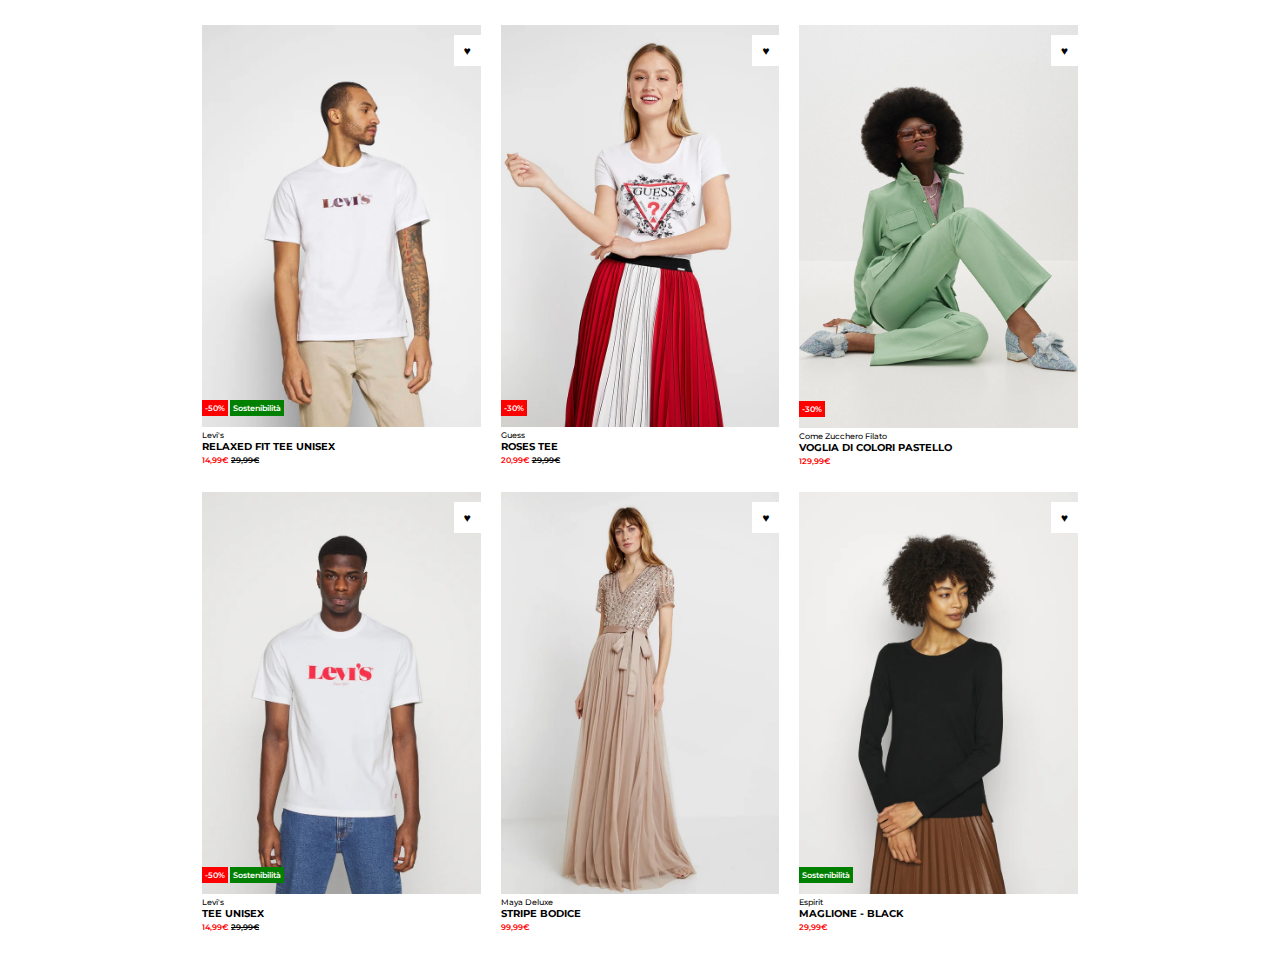
<file: index.html>
<!DOCTYPE html>
<html lang="en">

<head>
    <meta charset="UTF-8">
    <meta http-equiv="X-UA-Compatible" content="IE=edge">
    <meta name="viewport" content="width=device-width, initial-scale=1.0">
    <title>Boolando</title>
    <link rel="stylesheet" href="css/style.css">
    <link rel="preconnect" href="https://fonts.googleapis.com">
    <link rel="preconnect" href="https://fonts.gstatic.com" crossorigin>
    <link
        href="https://fonts.googleapis.com/css2?family=Montserrat:wght@100;200;300;400;500;600;700;800;900&display=swap"
        rel="stylesheet">
</head>

<body>
    <!-- creo prima sezione articoli -->
    <article class="container clearfix">
        <!-- prima sezione img + descrizione -->
        <div class="item">
            <img id="img1" src="img/1.webp" alt="t-shirt-levis uomo">
            <span class="like">&hearts;</span>
            <div class="sales">
                <span class="discount">-50%</span>
                <span class="eco">Sostenibilità</span>
            </div>
            <h6>Levi's</h6>
            <p>relaxed fit tee unisex</p>
            <span class="price">14,99</span>
            <span class="prev-price">29,99</span>
        </div>
        <!-- / prima sezione img + descrizione-->

        <!-- seconda sezione img + descrizione -->
        <div class="item">
            <img id="img2" src="img/2.webp" alt="t-shirt-guess donna">
            <span class="like">&hearts;</span>
            <div class="sales">
                <span class="discount">-30%</span>
            </div>
            <h6>Guess</h6>
            <p>roses tee</p>
            <span class="price">20,99</span>
            <span class="prev-price">29,99</span>
        </div>
        <!-- / seconda sezione img + descrizione -->

        <!-- terza sezione img + descrizione -->
        <div class="item">
            <img id="img3" src="img/3.webp" alt="completo verde donna">
            <span class="like">&hearts;</span>
            <div class="sales">
                <span class="discount">-30%</span>
            </div>
            <h6>Come Zucchero Filato</h6>
            <p>voglia di colori pastello</p>
            <span class="price">129,99</span>
        </div>
        <!-- / terza img + descrizione -->
    </article>

    <!-- creo seconda sezione articoli -->
    <article class="container clearfix">
        <!-- quarta sezione img + descrizione -->
        <div class="item">
            <img id="img4" src="img/4.webp" alt="t-shirt-levis uomo">
            <span class="like">&hearts;</span>
            <div class="sales">
                <span class="discount">-50%</span>
                <span class="eco">Sostenibilità</span>
            </div>
            <h6>Levi's</h6>
            <p>tee unisex</p>
            <span class="price">14,99</span>
            <span class="prev-price">29,99</span>

        </div>
        <!-- / quarta sezione img + descrizione -->

        <!-- quinta sezione img + descrizione -->
        <div class="item">
            <img id="img5" src="img/5.webp" alt="abito donna">
            <span class="like">&hearts;</span>
            <h6>Maya Deluxe</h6>
            <p>stripe bodice</p>
            <span class="price">99,99</span>
        </div>
        <!-- / quinta sezione img + descrizione -->

        <!-- sesta sezione img + descrizione -->
        <div class="item">
            <img id="img6" src="img/6.webp" alt="maglione nero donna">
            <span class="like">&hearts;</span>
            <div class="sales">
                <span class="eco">Sostenibilità</span>
            </div>
            <h6>Espirit</h6>
            <p>maglione - black</p>
            <span class="price">29,99</span>
        </div>
        <!-- / sesta sezione img + descrizione -->
    </article>
    <!-- seconda sezione articoli -->

</body>

</html>
</file>
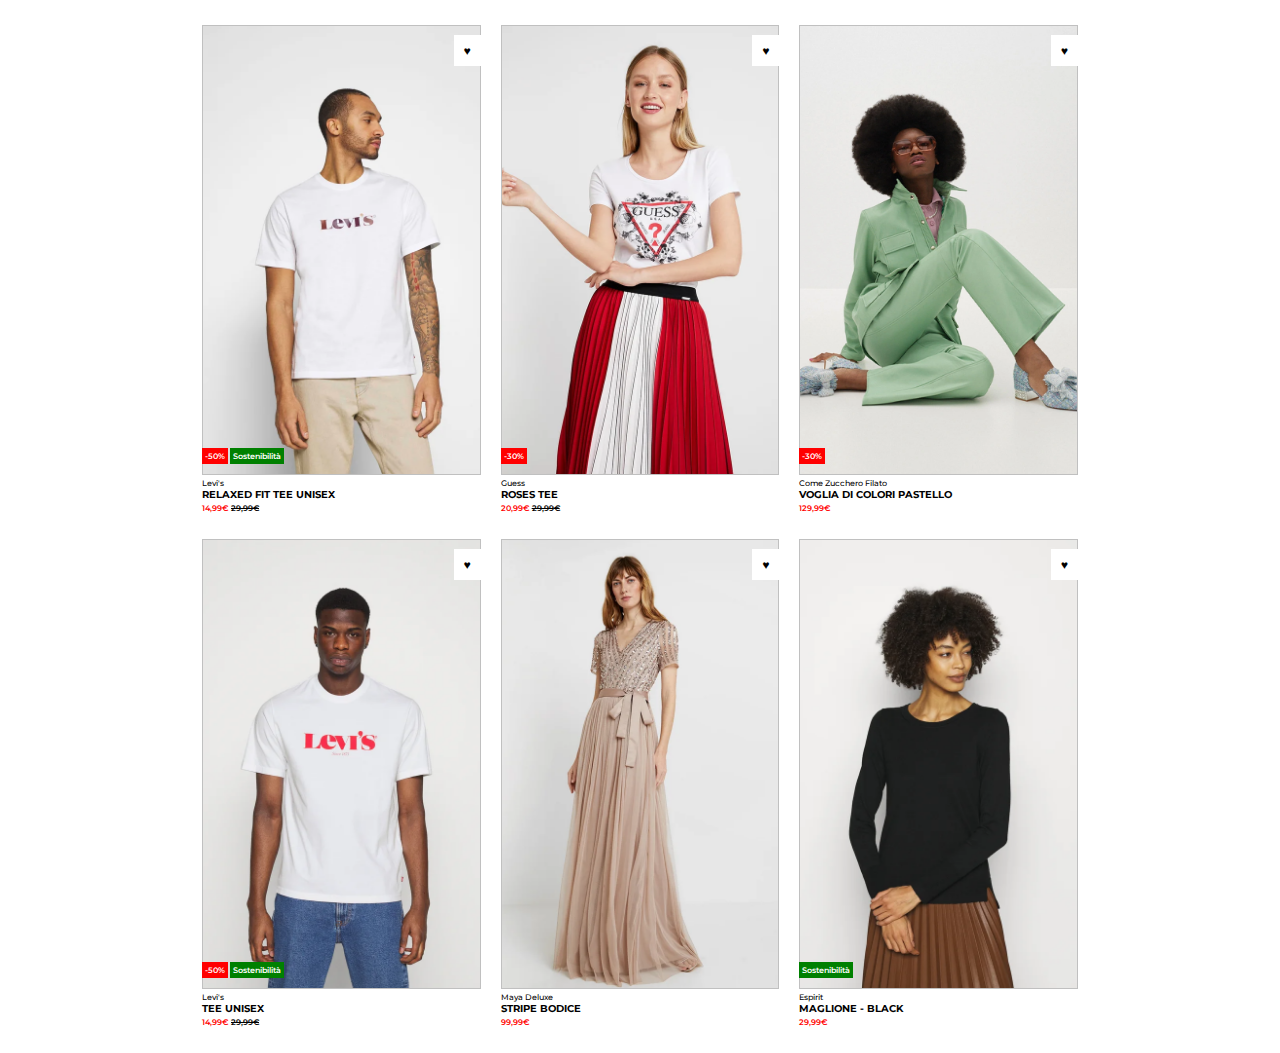
<file: bonus/index.html>
<!DOCTYPE html>
<html lang="en">

<head>
    <meta charset="UTF-8">
    <meta http-equiv="X-UA-Compatible" content="IE=edge">
    <meta name="viewport" content="width=device-width, initial-scale=1.0">
    <title>Boolando</title>
    <link rel="stylesheet" href="css/style.css">
    <link rel="preconnect" href="https://fonts.googleapis.com">
    <link rel="preconnect" href="https://fonts.gstatic.com" crossorigin>
    <link
        href="https://fonts.googleapis.com/css2?family=Montserrat:wght@100;200;300;400;500;600;700;800;900&display=swap"
        rel="stylesheet">
</head>

<body>
    <!-- creo prima sezione articoli -->
    <article class="container clearfix">
        <!-- prima sezione img + descrizione -->
        <div class="item">
            <img class="first sizes">
            <span class="like">&hearts;</span>
            <div class="sales">
                <span class="discount">-50%</span>
                <span class="eco">Sostenibilità</span>
            </div>
            <h6>Levi's</h6>
            <p>relaxed fit tee unisex</p>
            <span class="price">14,99</span>
            <span class="prev-price">29,99</span>
        </div>
        <!-- / prima sezione img + descrizione-->

        <!-- seconda sezione img + descrizione -->
        <div class="item">
            <img class="second sizes">
            <span class="like">&hearts;</span>
            <div class="sales">
                <span class="discount">-30%</span>
            </div>
            <h6>Guess</h6>
            <p>roses tee</p>
            <span class="price">20,99</span>
            <span class="prev-price">29,99</span>
        </div>
        <!-- / seconda sezione img + descrizione -->

        <!-- terza sezione img + descrizione -->
        <div class="item">
            <img class="third sizes">
            <span class="like">&hearts;</span>
            <div class="sales">
                <span class="discount">-30%</span>
            </div>
            <h6>Come Zucchero Filato</h6>
            <p>voglia di colori pastello</p>
            <span class="price">129,99</span>
        </div>
        <!-- / terza img + descrizione -->
    </article>

    <!-- creo seconda sezione articoli -->
    <article class="container clearfix">
        <!-- quarta sezione img + descrizione -->
        <div class="item">
            <img class="fourth sizes">
            <span class="like">&hearts;</span>
            <div class="sales">
                <span class="discount">-50%</span>
                <span class="eco">Sostenibilità</span>
            </div>
            <h6>Levi's</h6>
            <p>tee unisex</p>
            <span class="price">14,99</span>
            <span class="prev-price">29,99</span>

        </div>
        <!-- / quarta sezione img + descrizione -->

        <!-- quinta sezione img + descrizione -->
        <div class="item">
            <img class="fifth sizes">
            <span class="like">&hearts;</span>
            <h6>Maya Deluxe</h6>
            <p>stripe bodice</p>
            <span class="price">99,99</span>
        </div>
        <!-- / quinta sezione img + descrizione -->

        <!-- sesta sezione img + descrizione -->
        <div class="item">
            <img class="sixth sizes">
            <span class="like">&hearts;</span>
            <div class="sales">
                <span class="eco">Sostenibilità</span>
            </div>
            <h6>Espirit</h6>
            <p>maglione - black</p>
            <span class="price">29,99</span>
        </div>
        <!-- / sesta sezione img + descrizione -->
    </article>
    <!-- seconda sezione articoli -->

</body>

</html>
</file>
<file: css/style.css>
* {
    margin: 0px;
    padding: 0px;
    box-sizing: border-box;
}


body {
    font-family: 'Montserrat', sans-serif;
    font-size: 10px;
    font-weight: 600;
}

.container {
    width: 70%;
    margin: 25px auto;
}


.clearfix::after {
    content: "";
    clear: both;
    display: table;
}

.item {
 width:calc(100% / 3 - 20px);
 position: relative;
 float: left;
 margin: 0px 10px;
}

.item > img {
    width: 100%;   
}

.like {
    color: black;
    background-color: white;
    padding: 8px 10px;
    font-size: 12px;
    position: absolute;
    top: 10px;
    right: 0px;
}

.sales {
    position: absolute;
    bottom: 50px;
    left: 0px;
    color: white;
    font-size: 8px;
}

.discount {
    background-color: red;
    display: inline-block;
    padding: 3px 3px;
}

.eco {
    background-color: green;
    display: inline-block;
    padding: 3px 3px;
}


.item:hover .like {
    color: red;
}


.item:hover #img1{
    cursor: pointer;
    content: url('../img/1b.webp');
    width: 100%;
}


.item:hover #img2{
    cursor: pointer;
    content: url('../img/2b.webp');
    width: 100%;
}


.item:hover #img3{
    cursor: pointer;
    content: url('../img/3b.webp');
    width: 100%;
}


.item:hover #img4{
    cursor: pointer;
    content: url('../img/4b.webp');
    width: 100%;
}


.item:hover #img5{
    cursor: pointer;
    content: url('../img/5b.webp');
    width: 100%;
}


.item:hover #img6{
    cursor: pointer;
    content: url('../img/6b.webp');
    width: 100%;
}


h6 {
    font-weight: 500;
    font-size: 8px;
}


p {
    text-transform: uppercase;
    font-weight: bold;
}


.price::after,
.prev-price::after {
    content: "\20AC";
}


.price {
    font-size: 8px;
    color: red;
}


.prev-price {
    font-size: 8px;
    text-decoration: line-through;
}
</file>
<file: bonus/css/style.css>
* {
    margin: 0px;
    padding: 0px;
    box-sizing: border-box;
}


body {
    font-family: 'Montserrat', sans-serif;
    font-size: 10px;
    font-weight: 600;
}

.container {
    width: 70%;
    margin: 25px auto;
}


.clearfix::after {
    content: "";
    clear: both;
    display: table;
}

.item {
 width:calc(100% / 3 - 20px);
 position: relative;
 float: left;
 margin: 0px 10px;
}

.item > img {
    width: 100%;   
}

.like {
    color: black;
    background-color: white;
    padding: 8px 10px;
    font-size: 12px;
    position: absolute;
    top: 10px;
    right: 0px;
}

.sales {
    position: absolute;
    bottom: 50px;
    left: 0px;
    color: white;
    font-size: 8px;
}

.discount {
    background-color: red;
    display: inline-block;
    padding: 3px 3px;
}

.eco {
    background-color: green;
    display: inline-block;
    padding: 3px 3px;
}


.item:hover .like {
    color: red;
}

.sizes {
    width: 100%;
    height: 450px;
    background-position: center;
    background-size: cover;
    
}

.first {
    background-image: url(../img/1.webp);

}

.item:hover .first {
    cursor: pointer;
    content: url('../img/1b.webp');
    width: 100%;
}

.second {
    background-image: url(../img/2.webp);
}

.item:hover .second {
    cursor: pointer;
    content: url('../img/2b.webp');
    width: 100%;
}

.third {
    background-image: url(../img/3.webp);
}

.item:hover .third {
    cursor: pointer;
    content: url('../img/3b.webp');
    width: 100%;
}

.fourth {
    background-image: url(../img/4.webp);
}

.item:hover .fourth {
    cursor: pointer;
    content: url('../img/4b.webp');
    width: 100%;
}

.fifth {
    background-image: url(../img/5.webp);
}

.item:hover .fifth {
    cursor: pointer;
    content: url('../img/5b.webp');
    width: 100%;
}

.sixth {
    background-image: url(../img/6.webp);
}

.item:hover .sixth {
    cursor: pointer;
    content: url('../img/6b.webp');
    width: 100%;
}


h6 {
    font-weight: 500;
    font-size: 8px;
}


p {
    text-transform: uppercase;
    font-weight: bold;
}


.price::after,
.prev-price::after {
    content: "\20AC";
}


.price {
    font-size: 8px;
    color: red;
}


.prev-price {
    font-size: 8px;
    text-decoration: line-through;
}
</file>
